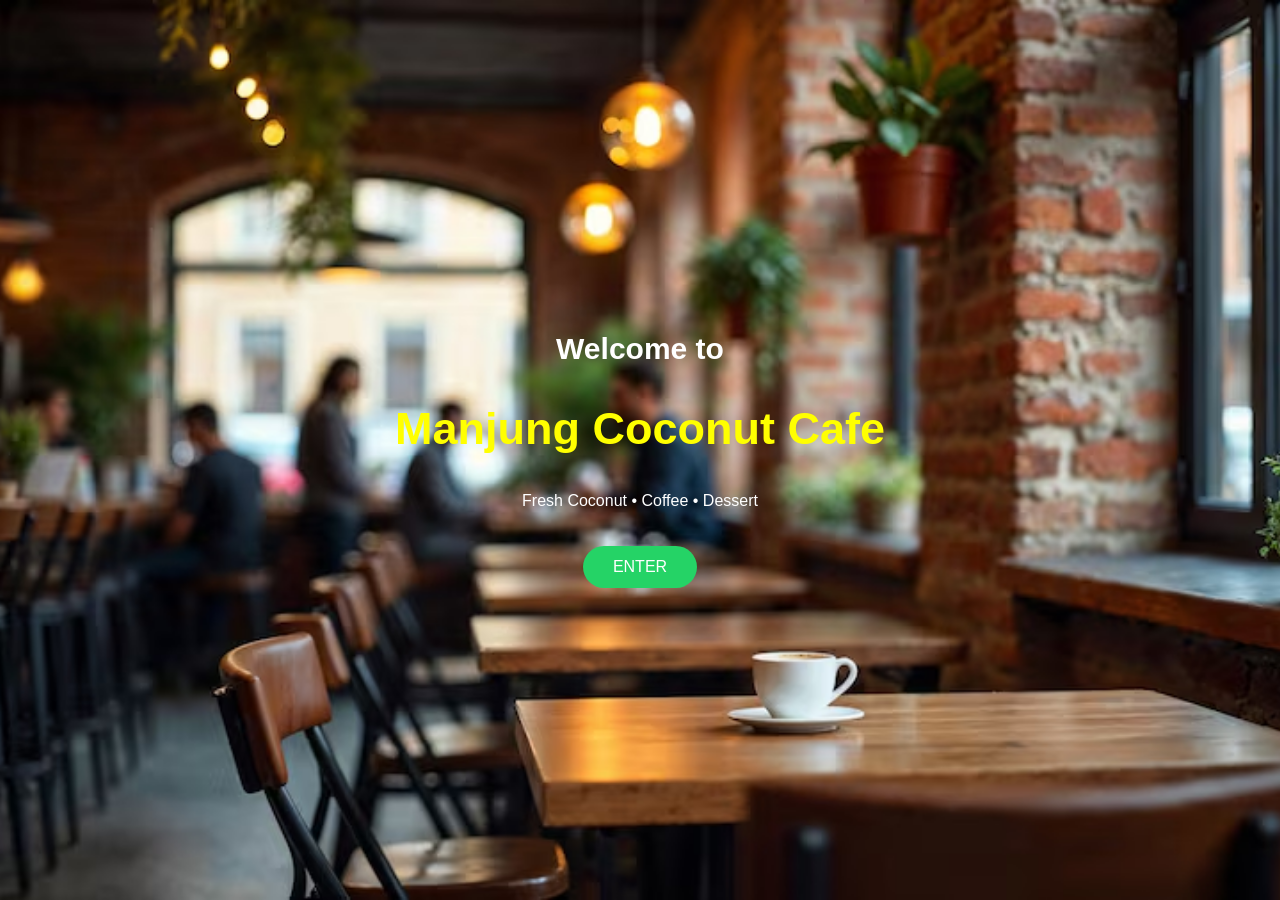
<file: index.html>
<!DOCTYPE html>
<html lang="en">
<head>
<meta charset="UTF-8">
<title>Welcome</title>
<link rel="stylesheet" href="style.css">
</head>

<body class="welcome">

<div class="welcome-box">
    <h1>Welcome to</h1>
    <h2>Manjung Coconut Cafe</h2>
    <p>Fresh Coconut • Coffee • Dessert</p>

    <a href="menu.html" class="enter-btn">ENTER</a>
</div>

</body>
</html>
</file>
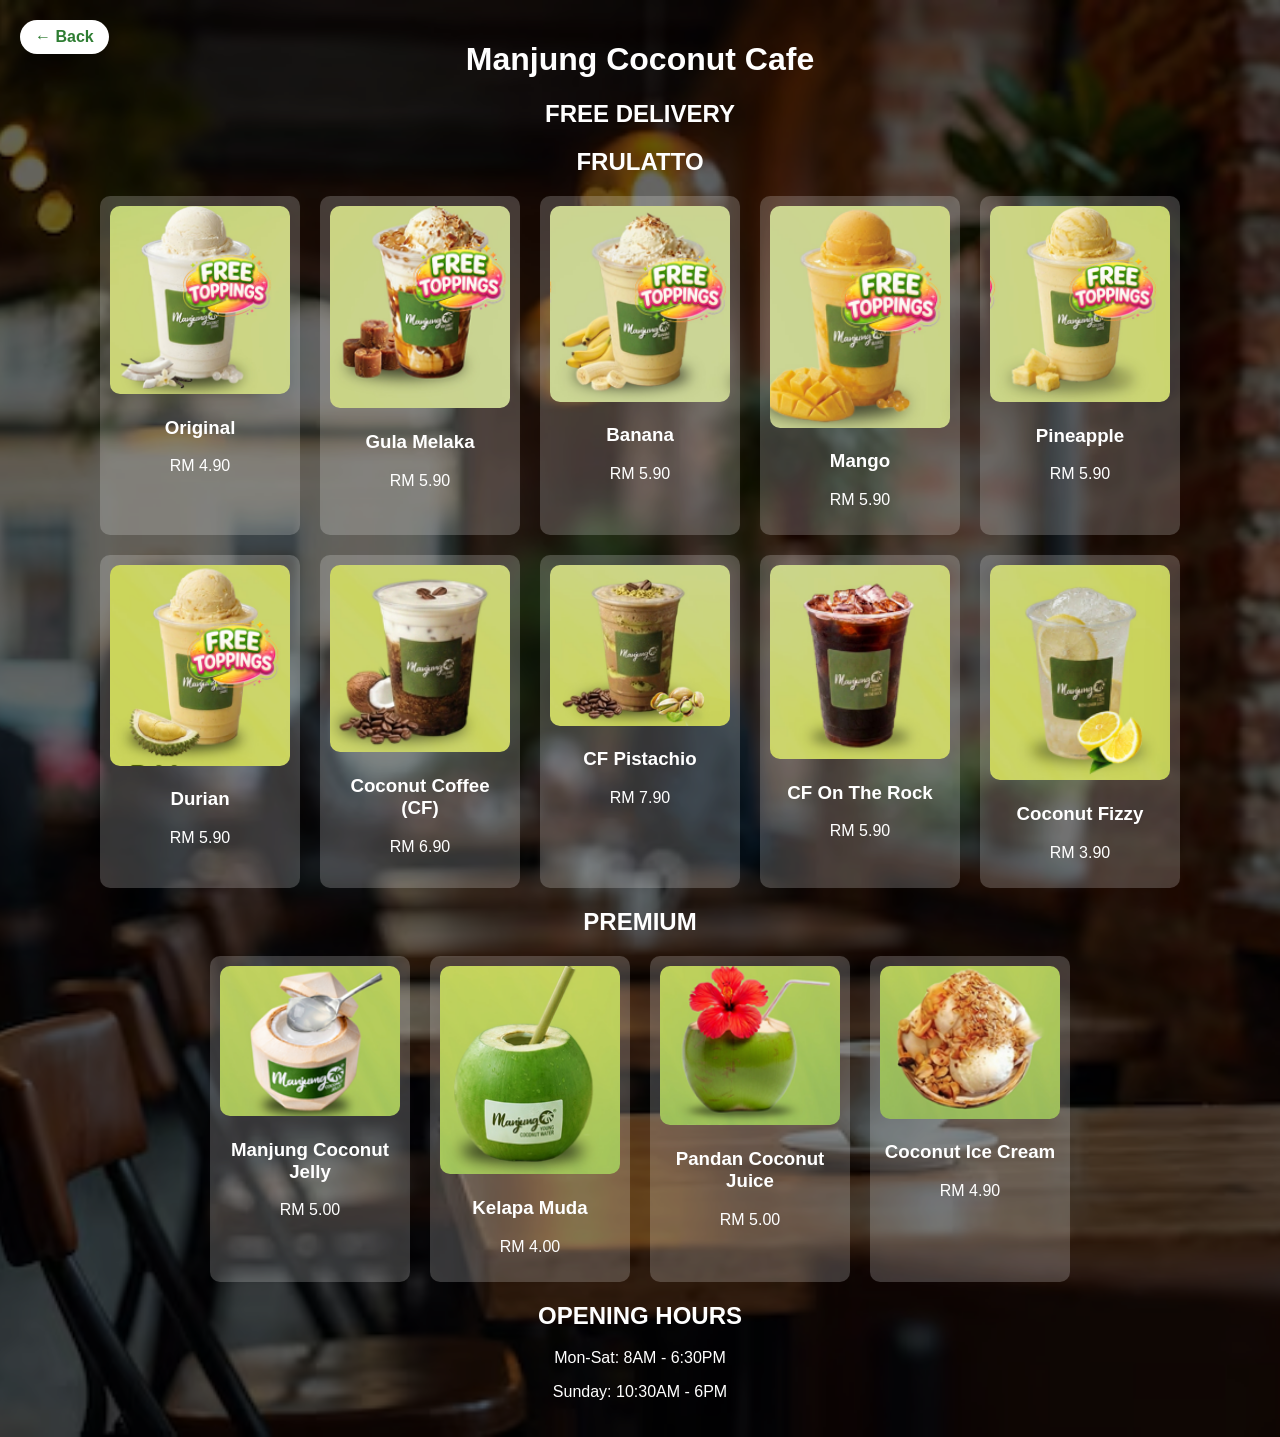
<file: menu.html>
<!DOCTYPE html>
<html lang="en">
<head>
<meta charset="UTF-8">
<title>Menu</title>
<link rel="stylesheet" href="style.css">
</head>

<body>

<a href="index.html" class="back-btn">← Back</a>

<div class="container">

<header>
    <h1>Manjung Coconut Cafe</h1>
    <h2 class="delivery">FREE DELIVERY</h2>
</header>

<!-- FRULATTO -->
<h2 class="title">FRULATTO</h2>
<div class="menu">

<div class="item"><img src="original.png"><h3>Original</h3><p>RM 4.90</p></div>
<div class="item"><img src="Gula Melaka.png"><h3>Gula Melaka</h3><p>RM 5.90</p></div>
<div class="item"><img src="banana.png"><h3>Banana</h3><p>RM 5.90</p></div>
<div class="item"><img src="mango.png"><h3>Mango</h3><p>RM 5.90</p></div>
<div class="item"><img src="pineapple.png"><h3>Pineapple</h3><p>RM 5.90</p></div>

<div class="item"><img src="durian.png"><h3>Durian</h3><p>RM 5.90</p></div>
<div class="item"><img src="coconut coffee.png"><h3>Coconut Coffee (CF)</h3><p>RM 6.90</p></div>
<div class="item"><img src="pistachio.png"><h3>CF Pistachio</h3><p>RM 7.90</p></div>
<div class="item"><img src="ontherock.png"><h3>CF On The Rock</h3><p>RM 5.90</p></div>
<div class="item"><img src="fizzy.png"><h3>Coconut Fizzy</h3><p>RM 3.90</p></div>

</div>

<!-- PREMIUM -->
<h2 class="title">PREMIUM</h2>
<div class="menu">

<div class="item">
<img src="Jelly.png">
<h3>Manjung Coconut Jelly</h3>
<p>RM 5.00</p>

</div>

<div class="item">
<img src="kelapa muda.png">
<h3>Kelapa Muda</h3>
<p>RM 4.00</p>

</div>

<div class="item">
<img src="panduan coconut juice.png">
<h3>Pandan Coconut Juice</h3>
<p>RM 5.00</p>

</div>

<div class="item">
<img src="coconut ice cream.png">
<h3>Coconut Ice Cream</h3>
<p>RM 4.90</p>

</div>
<a href="index.html" class="back-btn">← Back</a>
</div>

<footer>
<h2>OPENING HOURS</h2>
<p>Mon-Sat: 8AM - 6:30PM</p>
<p>Sunday: 10:30AM - 6PM</p>
</footer>

</div>

</body>
</html>
</file>
<file: style.css>
body {
    margin: 0;
    font-family: Arial, sans-serif;
}

/* WELCOME PAGE */
.welcome {
    display: flex;
    justify-content: center;
    align-items: center;
    height: 100vh;
    background: url("download.jpg") no-repeat center center/cover;
    color: white;
    position: relative;
}

.overlay {
    position: absolute;
    width: 100%;
    height: 100%;
    background: rgba(0,0,0,0.5);
}

.welcome-box {
    text-align: center;
    position: relative;
    z-index: 1;
}

.welcome-box h1 {
    font-size: 30px;
}

.welcome-box h2 {
    font-size: 45px;
    color: yellow;
}

.enter-btn {
    display: inline-block;
    margin-top: 20px;
    padding: 12px 30px;
    background: #25D366;
    color: white;
    text-decoration: none;
    border-radius: 30px;
}

/* MENU PAGE (SAME BACKGROUND) */
.container {
    text-align: center;
    color: white;
    padding: 20px;
    position: relative;
    min-height: 100vh;
    background: url("download.jpg") no-repeat center center/cover;
}

.container::before {
    content: "";
    position: absolute;
    width: 100%;
    height: 100%;
    background: rgba(0,0,0,0.6);
    top: 0;
    left: 0;
}

.container * {
    position: relative;
    z-index: 1;
}

.menu {
    display: flex;
    flex-wrap: wrap;
    justify-content: center;
    gap: 20px;
}

.item {
    width: 180px;
    background: rgba(255,255,255,0.2);
    padding: 10px;
    border-radius: 10px;
}

.item img {
    width: 100%;
    border-radius: 10px;
}

.btn {
    display: inline-block;
    margin-top: 5px;
    padding: 6px 12px;
    background: #25D366;
    color: white;
    text-decoration: none;
    border-radius: 20px;
}

/* BACK BUTTON */
.back-btn {
    position: fixed;
    top: 20px;
    left: 20px;
    background: white;
    color: #2e7d32;
    padding: 8px 15px;
    border-radius: 20px;
    text-decoration: none;
    font-weight: bold;
}
</file>
